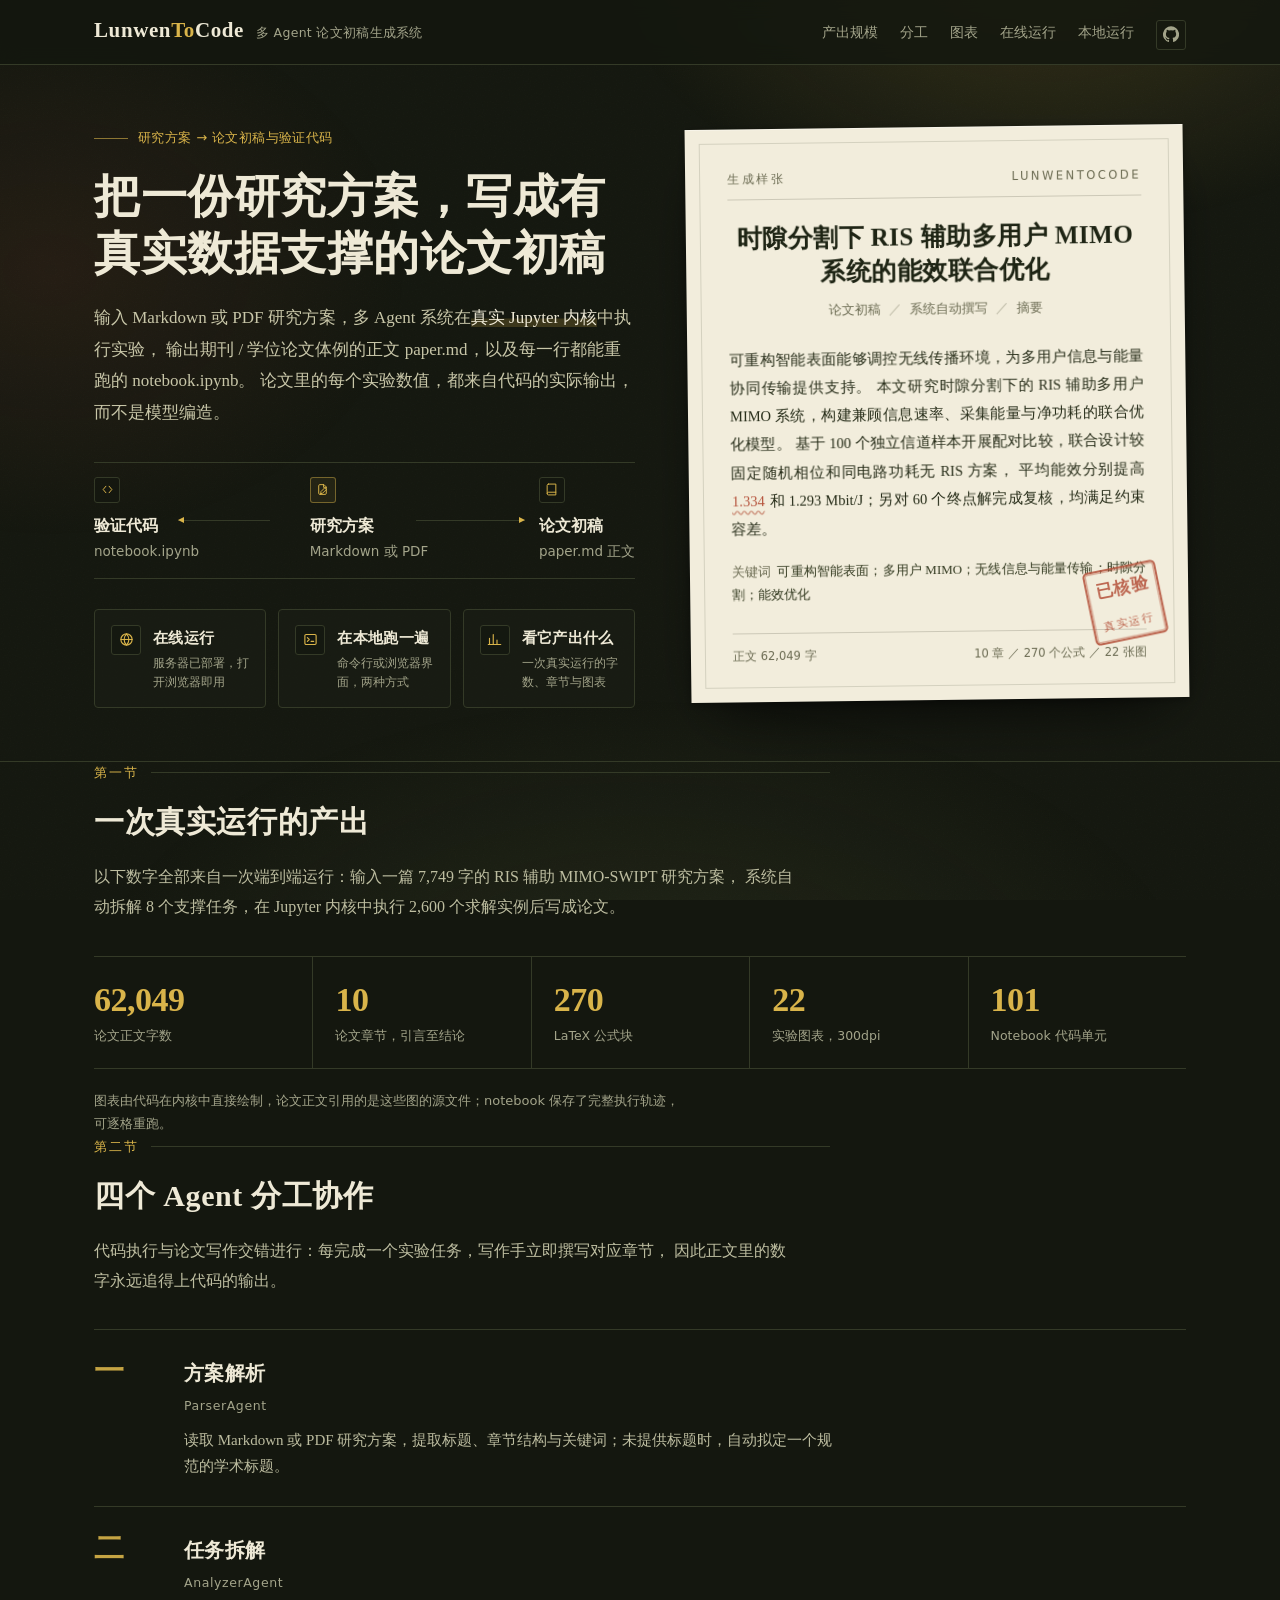
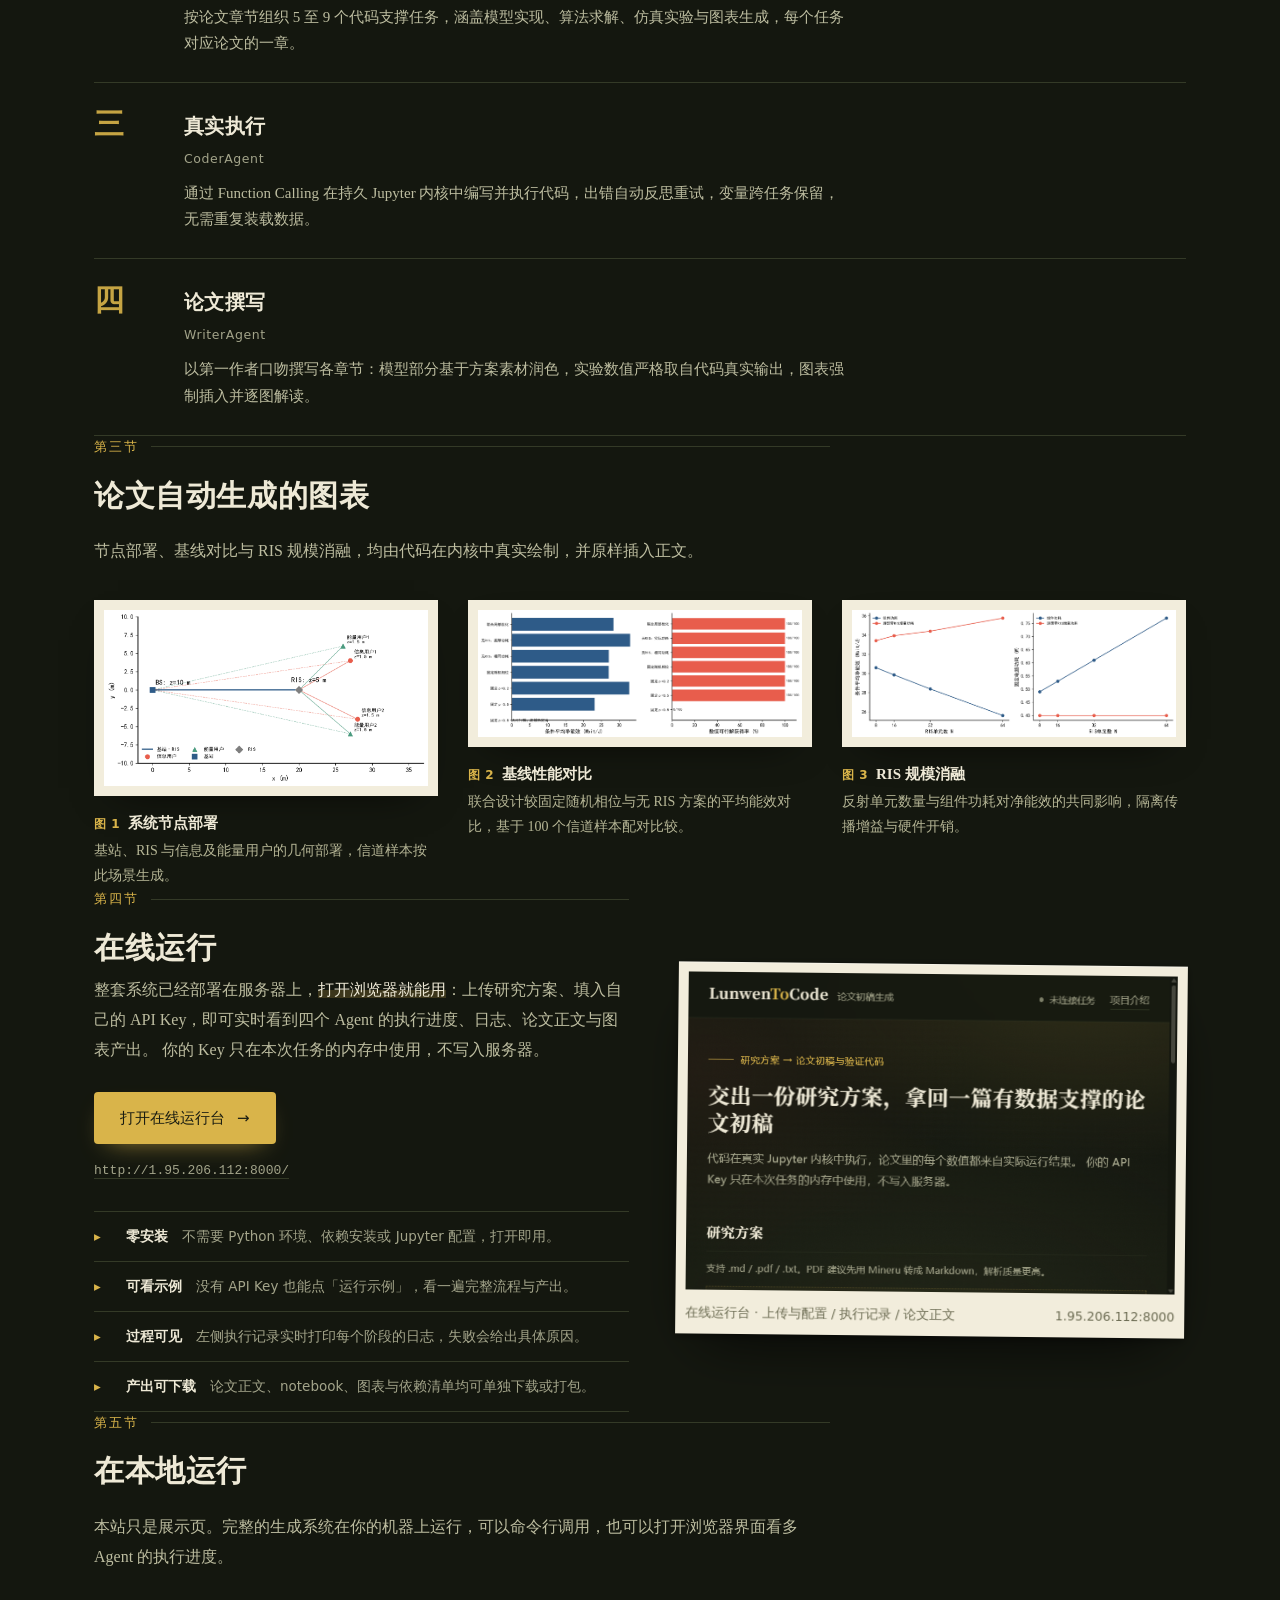
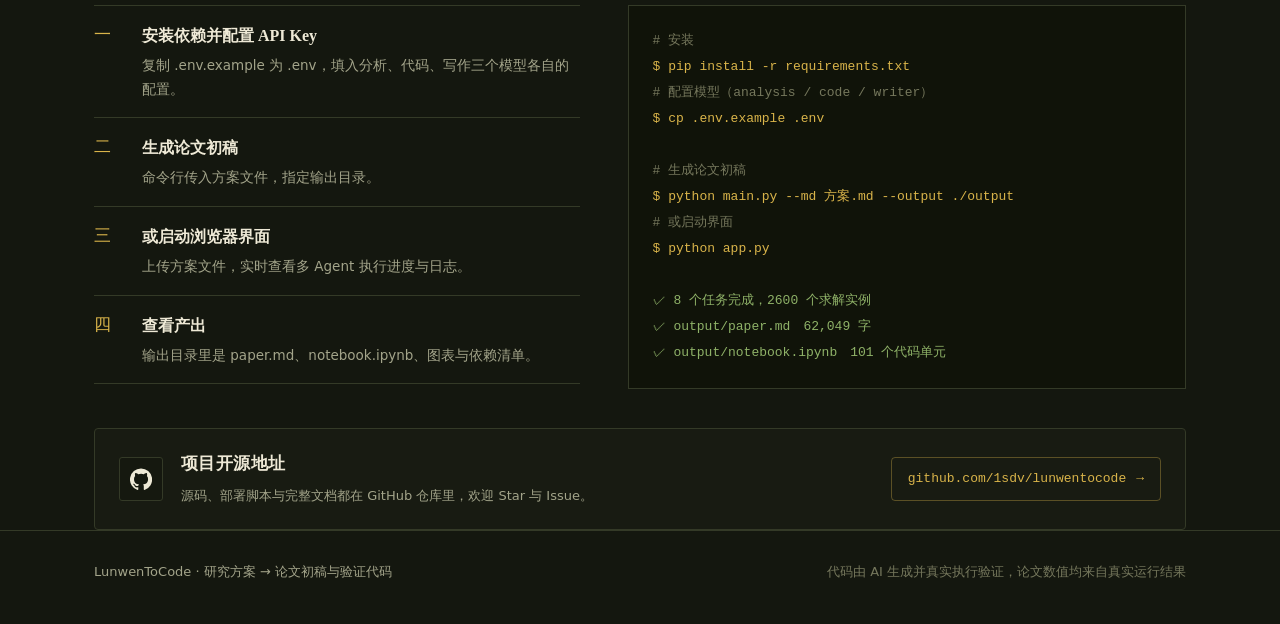
<file: site/index.html>
<!DOCTYPE html>
<html lang="zh-CN">
<head>
<meta charset="UTF-8">
<meta name="viewport" content="width=device-width, initial-scale=1.0">
<title>LunwenToCode — 研究方案 → 论文初稿 + 验证代码</title>
<meta name="description" content="LunwenToCode 是基于多 Agent 的论文初稿生成系统：输入研究方案，输出真实执行验证的论文正文与 Jupyter Notebook。">
<style>
:root {
  /* 橄榄墨 · 苔褐 · 纸米 · 芥末金 · 砖红 */
  --site-bg: #14170f;
  --site-fg: #eee9d6;
  --site-accent: #d9b44a;
  --site-accent2: #b5533c;
  --site-on-accent: #1a1d12;
  --site-surface: #1c2016;
  --site-muted: #a3a48a;
  --site-border: #343a27;
  --site-font: "Songti SC", "Source Han Serif SC", "Noto Serif SC", SimSun, Georgia, serif;
  --site-radius: 4px;
  --site-space: 1;
  --site-type: 1;
  --site-motion: 1;

  --bg: var(--site-bg);
  --fg: var(--site-fg);
  --accent: var(--site-accent);
  --on-accent: var(--site-on-accent);
  --surface: var(--site-surface);
  --muted: var(--site-muted);
  --border: var(--site-border);
  --radius: var(--site-radius);
  --space: calc(24px * var(--site-space, 1));
  --title-size: calc(46px * var(--site-type, 1));
  --motion: calc(200ms * var(--site-motion, 1));

  --paper: #f2eddc;
  --paper-ink: #1e2414;
  --paper-soft: #6b6b52;
  --rule: #343a27;
  --amber: #d9b44a;
  --brick: #b5533c;

  --serif: "Songti SC", "Source Han Serif SC", "Noto Serif SC", SimSun, Georgia, "Times New Roman", serif;
  --sans: "PingFang SC", "Microsoft YaHei", "Hiragino Sans GB", system-ui, sans-serif;
  --mono: Consolas, "Cascadia Code", "Courier New", monospace;
}
* { margin: 0; padding: 0; box-sizing: border-box; }
html { scroll-behavior: smooth; }
body {
  background: var(--bg);
  color: var(--fg);
  font-family: var(--serif);
  line-height: 1.75;
  overflow-x: hidden;
  -webkit-font-smoothing: antialiased;
}

/* 顶灯光 */
body::before {
  content: "";
  position: fixed; inset: 0; z-index: -2; pointer-events: none;
  background:
    radial-gradient(720px 460px at 82% -6%, rgba(217, 180, 74, .17), transparent 62%),
    radial-gradient(560px 420px at 4% 30%, rgba(181, 83, 60, .10), transparent 64%),
    radial-gradient(900px 500px at 50% 112%, rgba(96, 106, 62, .18), transparent 62%);
}
/* 纸纤维颗粒 */
body::after {
  content: "";
  position: fixed; inset: 0; z-index: -1; pointer-events: none; opacity: .5;
  background-image: url("data:image/svg+xml,%3Csvg xmlns='http://www.w3.org/2000/svg' width='180' height='180'%3E%3Cfilter id='n'%3E%3CfeTurbulence type='fractalNoise' baseFrequency='.85' numOctaves='3'/%3E%3C/filter%3E%3Crect width='180' height='180' filter='url(%23n)' opacity='.045'/%3E%3C/svg%3E");
}

.wrap { max-width: 1140px; margin: 0 auto; padding: 0 var(--space); }
section { padding: calc(var(--space) * 2) 0; }

a { color: inherit; }

/* ---------- 刊头 ---------- */
.masthead {
  border-bottom: 1px solid var(--rule);
  background: rgba(20, 23, 15, .84);
  backdrop-filter: blur(10px);
  -webkit-backdrop-filter: blur(10px);
  position: sticky; top: 0; z-index: 40;
}
.masthead .wrap {
  display: flex; align-items: baseline; justify-content: space-between;
  gap: 20px; min-height: 64px; padding-top: 12px; padding-bottom: 12px;
}
.wordmark { display: flex; align-items: baseline; gap: 12px; }
.wordmark .name {
  font-size: 21px; font-weight: 700; letter-spacing: .6px;
}
.wordmark .name em { font-style: normal; color: var(--amber); }
.wordmark .tag {
  font-family: var(--sans); font-size: 12.5px; color: var(--muted); letter-spacing: .3px;
}
.mastnav { display: flex; gap: 22px; font-family: var(--sans); font-size: 14px; }
.mastnav a {
  color: var(--muted); text-decoration: none; padding-bottom: 2px;
  border-bottom: 1px solid transparent;
  transition: color var(--motion) ease, border-color var(--motion) ease;
}
.mastnav a:hover { color: var(--fg); border-bottom-color: var(--amber); }
.mastnav-gh {
  display: grid; place-items: center;
  width: 30px; height: 30px; flex: none;
  align-self: center; padding-bottom: 0;
  color: var(--muted); border: 1px solid var(--rule); border-radius: 3px;
  transition: color var(--motion) ease, border-color var(--motion) ease,
              background var(--motion) ease, transform var(--motion) ease;
}
/* .mastnav a 的透明下划线会盖住图标边框，这里显式覆盖 */
.mastnav a.mastnav-gh { border-bottom: 1px solid var(--rule); }
.mastnav a.mastnav-gh:hover { border-bottom-color: var(--amber); }
.mastnav-gh svg { width: 16px; height: 16px; display: block; }
.mastnav a.mastnav-gh:hover {
  color: var(--amber);
  border-color: var(--amber);
  background: rgba(217, 180, 74, .1);
  transform: translateY(-1px);
}

/* ---------- Hero ---------- */
.hero {
  padding: calc(var(--space) * 2.6) 0 calc(var(--space) * 2.2);
  border-bottom: 1px solid var(--rule);
}
.hero-grid {
  display: grid; grid-template-columns: minmax(0, 1fr) minmax(0, .92fr);
  gap: calc(var(--space) * 2.2); align-items: start;
}
.hero-eyebrow {
  font-family: var(--sans); font-size: 13px; color: var(--amber);
  letter-spacing: .4px; margin-bottom: 18px;
  display: flex; align-items: center; gap: 10px;
}
.hero-eyebrow .rule { flex: none; width: 34px; height: 1px; background: var(--amber); opacity: .6; }
h1 {
  font-size: var(--title-size); line-height: 1.24; font-weight: 700;
  letter-spacing: .5px; max-width: 15em;
}
.hero-lead {
  margin-top: 20px; font-size: 17px; color: #c8c6a8;
  max-width: 40em; line-height: 1.85;
}
.hero-lead b { color: var(--fg); font-weight: 400; box-shadow: inset 0 -.5em 0 rgba(217, 180, 74, .20); }

/* 输入 → 产出 */
.transit {
  margin-top: 34px; border-top: 1px solid var(--rule); border-bottom: 1px solid var(--rule);
  display: grid; grid-template-columns: auto 1fr auto 1fr auto; align-items: stretch;
  gap: 0 14px; font-family: var(--sans); font-size: 13.5px;
}
.transit .slot { padding: 14px 0; display: flex; flex-direction: column; justify-content: center; }
.transit .slot b { display: block; font-family: var(--serif); font-size: 16px; font-weight: 700; }
.transit .slot span { color: var(--muted); }
.transit .slot .ico {
  width: 26px; height: 26px; display: grid; place-items: center;
  color: var(--amber); border: 1px solid var(--rule); border-radius: 3px;
  background: rgba(20, 23, 15, .7); margin-bottom: 9px;
}
.transit .slot .ico svg { width: 13px; height: 13px; display: block; }
.transit .slot-mid .ico {
  border-color: rgba(217, 180, 74, .45);
  background: rgba(217, 180, 74, .08);
}

/* 连接线：两侧光带从中枢向外流动 */
.transit .link {
  height: 1px; background: var(--rule);
  position: relative; align-self: center;
}
.transit .link .flow {
  position: absolute; top: -1.5px; left: 0;
  width: 34px; height: 4px; border-radius: 2px;
  background: linear-gradient(90deg, transparent 0%, var(--amber) 70%, var(--amber) 100%);
  box-shadow: 0 0 10px rgba(217, 180, 74, .55);
  opacity: 0;
}
.transit .link::after {
  content: ""; position: absolute; top: -2.5px;
  border-top: 3px solid transparent; border-bottom: 3px solid transparent;
}
.transit .link-in { background: transparent; }
.transit .link-in::before {
  content: ""; position: absolute; top: 0; left: -26px; right: 0;
  height: 1px; background: var(--rule);
}
.transit .link-in .flow { animation: flow-right 1.8s cubic-bezier(.45, 0, .55, 1) infinite; }
.transit .link-in::after { right: 0; border-left: 6px solid var(--amber); animation: transit-pulse 1.8s ease-in-out infinite; }
.transit .link-out .flow {
  animation: flow-left 1.8s cubic-bezier(.45, 0, .55, 1) infinite;
  background: linear-gradient(270deg, transparent 0%, var(--amber) 70%, var(--amber) 100%);
}
.transit .link-out::after { left: -35px; border-right: 6px solid var(--amber); animation: transit-pulse 1.8s ease-in-out infinite; }
/* 左侧底线：去掉元素自带的底线，改由 ::before 单条绘制
   左端 -35px 接箭头，右端留出 16px 与「研究方案」保持间距 */
.transit .link-out { background: transparent; }
.transit .link-out::before {
  content: ""; position: absolute; top: 0; left: -35px; right: 26px;
  height: 1px; background: var(--rule);
}

@keyframes flow-right {
  0%   { left: -34px; opacity: 0; }
  14%  { opacity: 1; }
  86%  { opacity: 1; }
  100% { left: calc(100% - 34px); opacity: 0; }
}
@keyframes flow-left {
  0%   { left: calc(100% - 44px); opacity: 0; }
  14%  { opacity: 1; }
  86%  { opacity: 1; }
  100% { left: -34px; opacity: 0; }
}
@keyframes transit-pulse {
  0%, 100% { opacity: .4; }
  50% { opacity: 1; }
}

.hero-links {
  margin-top: 30px;
  display: grid; grid-template-columns: repeat(3, minmax(0, 1fr));
  gap: 12px;
}
.hero-links a {
  position: relative;
  display: grid; grid-template-columns: 30px minmax(0, 1fr); gap: 12px;
  align-items: start;
  padding: 15px 16px;
  text-decoration: none;
  border: 1px solid var(--rule);
  border-radius: var(--radius);
  background: rgba(28, 32, 22, .55);
  transition: border-color var(--motion) ease, background var(--motion) ease,
              transform var(--motion) ease, box-shadow var(--motion) ease;
}
.hero-links a:hover {
  border-color: var(--amber);
  background: rgba(217, 180, 74, .09);
  transform: translateY(-2px);
  box-shadow: 0 12px 26px -18px rgba(217, 180, 74, .85);
}
.hero-links a.quiet:hover {
  border-color: var(--border);
  background: rgba(217, 180, 74, .06);
  box-shadow: 0 12px 26px -18px rgba(0, 0, 0, .9);
}
.hero-links .ico {
  width: 30px; height: 30px; flex: none;
  display: grid; place-items: center;
  color: var(--amber);
  border: 1px solid var(--rule);
  border-radius: 3px;
  background: rgba(20, 23, 15, .7);
  transition: border-color var(--motion) ease;
}
.hero-links a:hover .ico { border-color: rgba(217, 180, 74, .45); }
.hero-links .ico svg { width: 15px; height: 15px; display: block; }
.hero-links .txt { min-width: 0; }
.hero-links .txt b {
  display: block; font-family: var(--serif); font-size: 15px; font-weight: 700;
  letter-spacing: .3px; color: var(--fg);
}
.hero-links .txt span {
  display: block; margin-top: 3px;
  font-family: var(--sans); font-size: 12px; color: var(--muted); line-height: 1.6;
}

/* ---------- 稿纸（Hero 的记忆点） ---------- */
.sheet {
  position: relative;
  background: var(--paper);
  color: var(--paper-ink);
  padding: 40px 42px 36px;
  transform: rotate(-.7deg);
  box-shadow:
    0 1px 0 rgba(255, 255, 255, .35) inset,
    0 26px 60px -26px rgba(0, 0, 0, .85),
    0 2px 8px rgba(0, 0, 0, .35);
  animation: reveal 900ms cubic-bezier(.2, .7, .3, 1) both;
}
@keyframes reveal {
  from { opacity: 0; transform: rotate(-.7deg) translateY(26px); }
  to { opacity: 1; transform: rotate(-.7deg) translateY(0); }
}
.sheet::before {
  content: ""; position: absolute; inset: 14px; border: 1px solid rgba(30, 36, 20, .14); pointer-events: none;
}
.sheet .running-head {
  font-family: var(--sans); font-size: 11.5px; letter-spacing: 2.5px;
  color: var(--paper-soft); text-transform: uppercase;
  display: flex; justify-content: space-between;
  padding-bottom: 10px; border-bottom: 1px solid rgba(30, 36, 20, .18);
}
.sheet-title {
  margin-top: 22px; font-size: 25px; line-height: 1.35; font-weight: 700;
  text-align: center; letter-spacing: .5px;
}
.sheet-byline {
  margin-top: 10px; text-align: center; font-family: var(--sans);
  font-size: 12.5px; color: var(--paper-soft);
}
.sheet-byline .sep { margin: 0 8px; opacity: .5; }
.sheet-abstract {
  margin-top: 24px; text-align: justify; font-size: 14.5px; line-height: 1.95;
  color: #262c18;
}
.sheet-abstract .mark {
  color: var(--brick); text-decoration: underline wavy rgba(181, 83, 60, .55);
  text-underline-offset: 4px; padding: 0 1px;
}
.sheet-keywords {
  margin-top: 18px; font-size: 13px; color: #333a20;
  text-align: justify;
}
.sheet-keywords b {
  font-family: var(--sans); font-weight: 500; font-size: 12.5px;
  color: var(--paper-soft); margin-right: 6px;
}
.sheet-foot {
  margin-top: 26px; padding-top: 12px; border-top: 1px solid rgba(30, 36, 20, .18);
  display: flex; justify-content: space-between; align-items: center;
  font-family: var(--sans); font-size: 11.5px; color: var(--paper-soft);
}
.seal {
  position: absolute; right: 26px; bottom: 58px;
  width: 74px; height: 74px; border: 2.5px solid var(--brick);
  border-radius: 5px; color: var(--brick);
  display: grid; place-items: center; text-align: center;
  font-size: 17px; font-weight: 700; line-height: 1.25; letter-spacing: 1px;
  transform: rotate(-11deg); opacity: .88;
  box-shadow: inset 0 0 0 1.5px rgba(181, 83, 60, .45);
}
.seal small { display: block; font-size: 11px; font-weight: 400; letter-spacing: 2px; }

/* ---------- 章节标题 ---------- */
.section-head { margin-bottom: 34px; max-width: 46em; }
.section-index {
  font-family: var(--sans); font-size: 12.5px; color: var(--amber);
  letter-spacing: 2px; margin-bottom: 12px;
  display: flex; align-items: center; gap: 12px;
}
.section-index .rule { flex: 1; height: 1px; background: var(--rule); }
h2 { font-size: calc(30px * var(--site-type, 1)); font-weight: 700; letter-spacing: .6px; }
.deck { margin-top: 14px; color: #bdbda0; font-size: 16px; line-height: 1.85; max-width: 44em; }

/* ---------- 规模：排版式数据表 ---------- */
.figures-table {
  display: grid; grid-template-columns: repeat(auto-fit, minmax(150px, 1fr));
  border-top: 1px solid var(--rule); border-bottom: 1px solid var(--rule);
}
.figures-table > div { padding: 24px 22px 22px; border-left: 1px solid var(--rule); }
.figures-table > div:first-child { border-left: none; padding-left: 0; }
.figures-table dt {
  font-size: 34px; font-weight: 700; letter-spacing: -.5px; line-height: 1.1;
  color: var(--amber);
}
.figures-table dd {
  margin-top: 8px; font-family: var(--sans); font-size: 12.5px; color: var(--muted);
  line-height: 1.6;
}
.figures-note {
  margin-top: 20px; font-family: var(--sans); font-size: 13px; color: var(--muted);
  max-width: 46em; line-height: 1.8;
}

/* ---------- 四个 Agent：编辑式列表 ---------- */
.agents { list-style: none; display: grid; gap: 0; }
.agents li {
  display: grid; grid-template-columns: 68px minmax(0, 1fr);
  gap: 22px; padding: 26px 0;
  border-top: 1px solid var(--rule);
  transition: background var(--motion) ease;
}
.agents li:last-child { border-bottom: 1px solid var(--rule); }
.agents li:hover { background: rgba(217, 180, 74, .05); }
.agents .no {
  font-size: 30px; font-weight: 700; color: var(--amber);
  line-height: 1; opacity: .9;
}
.agents h3 { font-size: 20px; font-weight: 700; letter-spacing: .4px; }
.agents .agent-name {
  font-family: var(--sans); font-size: 12.5px; color: var(--muted);
  margin: 4px 0 10px; letter-spacing: .6px;
}
.agents p.body { color: #bdbda0; font-size: 15px; max-width: 44em; }

/* ---------- 图表 ---------- */
.plates { display: grid; grid-template-columns: repeat(auto-fit, minmax(320px, 1fr)); gap: 34px 30px; }
.plate { margin: 0; }
.plate .frame {
  background: var(--paper); padding: 10px;
  box-shadow: 0 16px 40px -24px rgba(0, 0, 0, .8);
  transition: transform var(--motion) ease, box-shadow var(--motion) ease;
}
.plate:hover .frame { transform: translateY(-3px); box-shadow: 0 22px 48px -22px rgba(0, 0, 0, .9); }
.plate img { width: 100%; display: block; }
.plate figcaption {
  margin-top: 14px; font-size: 14px; color: #b5b595; line-height: 1.75;
  max-width: 32em;
}
.plate figcaption b {
  display: block; font-weight: 700; color: var(--fg); font-size: 15px; margin-bottom: 3px;
}
.plate figcaption b i {
  font-style: normal; font-family: var(--sans); font-size: 12px;
  color: var(--amber); margin-right: 8px; letter-spacing: .5px;
}

/* ---------- 在线运行 ---------- */
.online {
  display: grid; grid-template-columns: minmax(0, 1.05fr) minmax(0, 1fr);
  gap: calc(var(--space) * 2); align-items: center;
}
.online-copy .section-index { margin-bottom: 12px; }
.online-lead {
  color: #bdbda0; font-size: 16px; line-height: 1.9; max-width: 34em;
}
.online-lead b { color: var(--fg); font-weight: 400; box-shadow: inset 0 -.5em 0 rgba(217, 180, 74, .20); }
.online-cta {
  margin-top: 26px; display: inline-flex; align-items: center; gap: 12px;
  font-family: var(--sans); font-size: 15px; font-weight: 500;
  color: var(--on-accent); background: var(--amber);
  padding: 13px 26px; text-decoration: none;
  border-radius: var(--radius);
  transition: transform var(--motion) ease, box-shadow var(--motion) ease, background var(--motion) ease;
  box-shadow: 0 10px 26px -14px rgba(217, 180, 74, .8);
}
.online-cta:hover {
  background: #e6c563; transform: translateY(-2px);
  box-shadow: 0 16px 34px -14px rgba(217, 180, 74, .9);
}
.online-cta .arrow { transition: transform var(--motion) ease; }
.online-cta:hover .arrow { transform: translateX(4px); }
.online-url {
  margin-top: 16px; font-family: var(--mono); font-size: 13px;
  color: var(--muted); word-break: break-all;
}
.online-url a { color: var(--muted); text-decoration: none; border-bottom: 1px solid var(--rule); }
.online-url a:hover { color: var(--amber); border-bottom-color: var(--amber); }
.online-notes {
  margin-top: 28px; list-style: none; border-top: 1px solid var(--rule);
}
.online-notes li {
  display: grid; grid-template-columns: 20px 1fr; gap: 12px;
  padding: 13px 0; border-bottom: 1px solid var(--rule);
  font-family: var(--sans); font-size: 13.5px; color: var(--muted); line-height: 1.7;
}
.online-notes li::before { content: "▸"; color: var(--amber); }
.online-notes b { color: var(--fg); font-weight: 600; }
.online-shot {
  position: relative; margin: 0;
  background: var(--paper); padding: 10px;
  transform: rotate(.6deg);
  box-shadow:
    0 1px 0 rgba(255, 255, 255, .35) inset,
    0 26px 60px -26px rgba(0, 0, 0, .85),
    0 2px 8px rgba(0, 0, 0, .35);
  transition: transform var(--motion) ease, box-shadow var(--motion) ease;
}
.online-shot:hover { transform: rotate(0deg) translateY(-3px); box-shadow: 0 32px 68px -26px rgba(0, 0, 0, .9); }
.online-shot img { width: 100%; display: block; }
.online-shot figcaption {
  margin-top: 12px; font-family: var(--sans); font-size: 12.5px;
  color: var(--paper-soft); display: flex; justify-content: space-between; gap: 12px;
}

/* ---------- 项目地址 ---------- */
.repo {
  margin-top: calc(var(--space) * 1.6);
  display: grid; grid-template-columns: 44px minmax(0, 1fr) auto;
  gap: 18px; align-items: center;
  padding: 20px 24px;
  border: 1px solid var(--rule); border-radius: var(--radius);
  background: rgba(28, 32, 22, .5);
  transition: border-color var(--motion) ease, background var(--motion) ease;
}
.repo:hover { border-color: rgba(217, 180, 74, .4); background: rgba(217, 180, 74, .06); }
.repo-mark {
  width: 44px; height: 44px; display: grid; place-items: center;
  color: var(--fg); background: rgba(20, 23, 15, .7);
  border: 1px solid var(--rule); border-radius: 3px;
  transition: color var(--motion) ease, border-color var(--motion) ease;
}
.repo:hover .repo-mark { color: var(--amber); border-color: rgba(217, 180, 74, .45); }
.repo-mark svg { width: 22px; height: 22px; display: block; }
.repo-text b {
  display: block; font-family: var(--serif); font-size: 17px; font-weight: 700;
  letter-spacing: .4px; margin-bottom: 3px;
}
.repo-text span { font-family: var(--sans); font-size: 13px; color: var(--muted); line-height: 1.7; }
.repo-link {
  display: inline-flex; align-items: center; gap: 10px;
  font-family: var(--mono); font-size: 13px; color: var(--amber);
  text-decoration: none; white-space: nowrap;
  padding: 10px 16px; border: 1px solid rgba(217, 180, 74, .35); border-radius: var(--radius);
  transition: background var(--motion) ease, border-color var(--motion) ease;
}
.repo-link:hover { background: rgba(217, 180, 74, .12); border-color: var(--amber); }
.repo-link .arrow { transition: transform var(--motion) ease; }
.repo-link:hover .arrow { transform: translateX(4px); }

/* ---------- 本地运行 ---------- */
.runs { display: grid; grid-template-columns: minmax(0, 1fr) minmax(0, 1.15fr); gap: calc(var(--space) * 2); align-items: start; }
.runs ol { list-style: none; counter-reset: r; }
.runs ol li {
  counter-increment: r; display: grid; grid-template-columns: 34px 1fr;
  gap: 14px; padding: 16px 0; border-top: 1px solid var(--rule);
}
.runs ol li:last-child { border-bottom: 1px solid var(--rule); }
.runs ol li::before {
  content: counter(r, cjk-ideographic);
  font-size: 17px; color: var(--amber); line-height: 1.5;
}
.runs h3 { font-size: 16px; font-weight: 700; }
.runs ol p { font-family: var(--sans); font-size: 13.5px; color: var(--muted); margin-top: 4px; line-height: 1.75; }
.terminal {
  background: #101309; border: 1px solid var(--rule); padding: 22px 24px;
  font-family: var(--mono); font-size: 13px; line-height: 2;
  overflow-x: auto; color: #d5d4b8;
}
.terminal .cmd { color: var(--amber); }
.terminal .cmt { color: #75775c; }
.terminal .ok { color: #8fb268; }

/* ---------- 页脚 ---------- */
footer {
  border-top: 1px solid var(--rule); padding: 30px 0 40px;
  font-family: var(--sans); font-size: 13px; color: var(--muted);
}
footer .wrap { display: flex; justify-content: space-between; gap: 16px; flex-wrap: wrap; }
footer .seal-note { color: #75775c; }

/* ---------- 响应式 ---------- */
@media (max-width: 960px) {
  .hero-grid { grid-template-columns: 1fr; }
  .sheet { transform: rotate(-.4deg); }
  .online { grid-template-columns: 1fr; }
  .online-shot { transform: rotate(0deg); }
  .runs { grid-template-columns: 1fr; }
  .hero-links { grid-template-columns: 1fr; }
  .repo { grid-template-columns: 44px minmax(0, 1fr); }
  .repo-link { grid-column: 1 / -1; justify-content: center; }
}
@media (max-width: 640px) {
  h1 { font-size: calc(31px * var(--site-type, 1)); }
  .hero-lead { font-size: 15.5px; }
  .mastnav { display: flex; gap: 14px; }
  .mastnav a:not(.mastnav-gh) { display: none; }
  .mastnav-gh { width: 28px; height: 28px; }
  .mastnav-gh svg { width: 15px; height: 15px; }
  .sheet { padding: 30px 24px; }
  .sheet-title { font-size: 21px; }
  .seal { width: 60px; height: 60px; font-size: 14px; right: 16px; bottom: 44px; }
  .transit { grid-template-columns: 1fr; }
  .transit .link { display: none; }
  .figures-table > div { border-left: none; padding-left: 0; border-top: 1px solid var(--rule); }
  .figures-table > div:first-child { border-top: none; }
  .agents li { grid-template-columns: 44px 1fr; gap: 14px; }
}
@media (prefers-reduced-motion: reduce) {
  html { scroll-behavior: auto; }
  *, *::before, *::after { transition: none !important; animation: none !important; }
  .transit .link .flow { display: none; }
}
:focus-visible { outline: 2px solid var(--amber); outline-offset: 3px; }
</style>
</head>
<body>

<header class="masthead">
  <div class="wrap">
    <div class="wordmark">
      <span class="name">Lunwen<em>To</em>Code</span>
      <span class="tag">多 Agent 论文初稿生成系统</span>
    </div>
    <nav class="mastnav">
      <a href="#scale">产出规模</a>
      <a href="#agents">分工</a>
      <a href="#plates">图表</a>
      <a href="#online">在线运行</a>
      <a href="#run">本地运行</a>
      <a class="mastnav-gh" href="https://github.com/1sdv/lunwentocode" target="_blank" rel="noopener noreferrer" aria-label="GitHub 仓库：1sdv/lunwentocode" title="GitHub · 1sdv/lunwentocode">
        <svg viewBox="0 0 24 24" fill="currentColor" aria-hidden="true">
          <path d="M12 .5a12 12 0 0 0-3.79 23.4c.6.11.82-.26.82-.58v-2.2c-3.34.73-4.04-1.42-4.04-1.42-.55-1.4-1.34-1.77-1.34-1.77-1.1-.75.08-.74.08-.74 1.21.09 1.85 1.25 1.85 1.25 1.08 1.85 2.83 1.31 3.52 1 .11-.78.42-1.31.76-1.61-2.67-.3-5.47-1.33-5.47-5.93 0-1.31.47-2.38 1.24-3.22-.13-.3-.54-1.53.12-3.18 0 0 1.01-.32 3.3 1.23a11.5 11.5 0 0 1 6 0c2.29-1.55 3.3-1.23 3.3-1.23.66 1.65.25 2.88.12 3.18.77.84 1.24 1.91 1.24 3.22 0 4.61-2.8 5.62-5.48 5.92.43.37.81 1.1.81 2.22v3.29c0 .32.22.7.83.58A12 12 0 0 0 12 .5z"></path>
        </svg>
      </a>
    </nav>
  </div>
</header>

<section class="hero">
  <div class="wrap hero-grid">
    <div class="hero-copy">
      <p class="hero-eyebrow"><span class="rule"></span>研究方案 → 论文初稿与验证代码</p>
      <h1>把一份研究方案，写成有真实数据支撑的论文初稿</h1>
      <p class="hero-lead">
        输入 Markdown 或 PDF 研究方案，多 Agent 系统在<b>真实 Jupyter 内核</b>中执行实验，
        输出期刊 / 学位论文体例的正文 paper.md，以及每一行都能重跑的 notebook.ipynb。
        论文里的每个实验数值，都来自代码的实际输出，而不是模型编造。
      </p>

      <div class="transit">
        <div class="slot">
          <span class="ico" aria-hidden="true">
            <svg viewBox="0 0 24 24" fill="none" stroke="currentColor" stroke-width="1.8" stroke-linecap="round" stroke-linejoin="round">
              <path d="M9 18l-5-6 5-6M15 6l5 6-5 6"></path>
            </svg>
          </span>
          <b>验证代码</b>
          <span>notebook.ipynb</span>
        </div>
        <div class="link link-out" aria-hidden="true">
          <span class="flow"></span>
        </div>
        <div class="slot slot-mid">
          <span class="ico" aria-hidden="true">
            <svg viewBox="0 0 24 24" fill="none" stroke="currentColor" stroke-width="1.8" stroke-linecap="round" stroke-linejoin="round">
              <path d="M14 3H7a2 2 0 0 0-2 2v14a2 2 0 0 0 2 2h10a2 2 0 0 0 2-2V8z"></path>
              <path d="M14 3v5h5"></path>
              <path d="M9 20v-4l7-7 3 3-7 7-4 1z"></path>
            </svg>
          </span>
          <b>研究方案</b>
          <span>Markdown 或 PDF</span>
        </div>
        <div class="link link-in" aria-hidden="true">
          <span class="flow"></span>
        </div>
        <div class="slot">
          <span class="ico" aria-hidden="true">
            <svg viewBox="0 0 24 24" fill="none" stroke="currentColor" stroke-width="1.8" stroke-linecap="round" stroke-linejoin="round">
              <path d="M4 19.5A2.5 2.5 0 0 1 6.5 17H20"></path>
              <path d="M6.5 2H20v20H6.5A2.5 2.5 0 0 1 4 19.5v-15A2.5 2.5 0 0 1 6.5 2z"></path>
            </svg>
          </span>
          <b>论文初稿</b>
          <span>paper.md 正文</span>
        </div>
      </div>

      <div class="hero-links">
        <a href="#online">
          <span class="ico" aria-hidden="true">
            <svg viewBox="0 0 24 24" fill="none" stroke="currentColor" stroke-width="1.8" stroke-linecap="round" stroke-linejoin="round">
              <circle cx="12" cy="12" r="9"></circle>
              <path d="M3 12h18M12 3c2.5 2.6 3.8 5.7 3.8 9S14.5 18.4 12 21c-2.5-2.6-3.8-5.7-3.8-9S9.5 5.6 12 3z"></path>
            </svg>
          </span>
          <span class="txt">
            <b>在线运行</b>
            <span>服务器已部署，打开浏览器即用</span>
          </span>
        </a>
        <a href="#run">
          <span class="ico" aria-hidden="true">
            <svg viewBox="0 0 24 24" fill="none" stroke="currentColor" stroke-width="1.8" stroke-linecap="round" stroke-linejoin="round">
              <rect x="3" y="4" width="18" height="16" rx="2"></rect>
              <path d="M7 9l3 3-3 3M13 15h4"></path>
            </svg>
          </span>
          <span class="txt">
            <b>在本地跑一遍</b>
            <span>命令行或浏览器界面，两种方式</span>
          </span>
        </a>
        <a class="quiet" href="#scale">
          <span class="ico" aria-hidden="true">
            <svg viewBox="0 0 24 24" fill="none" stroke="currentColor" stroke-width="1.8" stroke-linecap="round" stroke-linejoin="round">
              <path d="M4 20V10M10 20V4M16 20v-7M22 20H2"></path>
            </svg>
          </span>
          <span class="txt">
            <b>看它产出什么</b>
            <span>一次真实运行的字数、章节与图表</span>
          </span>
        </a>
      </div>
    </div>

    <figure class="sheet">
      <p class="running-head"><span>生成样张</span><span>LunwenToCode</span></p>
      <h2 class="sheet-title">时隙分割下 RIS 辅助多用户 MIMO 系统的能效联合优化</h2>
      <p class="sheet-byline">论文初稿<span class="sep">／</span>系统自动撰写<span class="sep">／</span>摘要</p>
      <p class="sheet-abstract">
        可重构智能表面能够调控无线传播环境，为多用户信息与能量协同传输提供支持。
        本文研究时隙分割下的 RIS 辅助多用户 MIMO 系统，构建兼顾信息速率、采集能量与净功耗的联合优化模型。
        基于 100 个独立信道样本开展配对比较，联合设计较固定随机相位和同电路功耗无 RIS 方案，
        平均能效分别提高 <span class="mark">1.334</span> 和 1.293 Mbit/J；另对 60 个终点解完成复核，均满足约束容差。
      </p>
      <p class="sheet-keywords">
        <b>关键词</b>可重构智能表面；多用户 MIMO；无线信息与能量传输；时隙分割；能效优化
      </p>
      <div class="sheet-foot">
        <span>正文 62,049 字</span>
        <span>10 章 ／ 270 个公式 ／ 22 张图</span>
      </div>
      <span class="seal">已核验<small>真实运行</small></span>
    </figure>
  </div>
</section>

<section class="wrap" id="scale">
  <div class="section-head">
    <p class="section-index">第一节<span class="rule"></span></p>
    <h2>一次真实运行的产出</h2>
    <p class="deck">
      以下数字全部来自一次端到端运行：输入一篇 7,749 字的 RIS 辅助 MIMO-SWIPT 研究方案，
      系统自动拆解 8 个支撑任务，在 Jupyter 内核中执行 2,600 个求解实例后写成论文。
    </p>
  </div>
  <dl class="figures-table">
    <div><dt>62,049</dt><dd>论文正文字数</dd></div>
    <div><dt>10</dt><dd>论文章节，引言至结论</dd></div>
    <div><dt>270</dt><dd>LaTeX 公式块</dd></div>
    <div><dt>22</dt><dd>实验图表，300dpi</dd></div>
    <div><dt>101</dt><dd>Notebook 代码单元</dd></div>
  </dl>
  <p class="figures-note">
    图表由代码在内核中直接绘制，论文正文引用的是这些图的源文件；notebook 保存了完整执行轨迹，可逐格重跑。
  </p>
</section>

<section class="wrap" id="agents">
  <div class="section-head">
    <p class="section-index">第二节<span class="rule"></span></p>
    <h2>四个 Agent 分工协作</h2>
    <p class="deck">
      代码执行与论文写作交错进行：每完成一个实验任务，写作手立即撰写对应章节，
      因此正文里的数字永远追得上代码的输出。
    </p>
  </div>
  <ol class="agents">
    <li>
      <span class="no">一</span>
      <div>
      <h3>方案解析</h3>
        <p class="agent-name">ParserAgent</p>
        <p class="body">读取 Markdown 或 PDF 研究方案，提取标题、章节结构与关键词；未提供标题时，自动拟定一个规范的学术标题。</p>
    </div>
    </li>
    <li>
      <span class="no">二</span>
      <div>
      <h3>任务拆解</h3>
        <p class="agent-name">AnalyzerAgent</p>
        <p class="body">按论文章节组织 5 至 9 个代码支撑任务，涵盖模型实现、算法求解、仿真实验与图表生成，每个任务对应论文的一章。</p>
    </div>
    </li>
    <li>
      <span class="no">三</span>
      <div>
      <h3>真实执行</h3>
        <p class="agent-name">CoderAgent</p>
        <p class="body">通过 Function Calling 在持久 Jupyter 内核中编写并执行代码，出错自动反思重试，变量跨任务保留，无需重复装载数据。</p>
    </div>
    </li>
    <li>
      <span class="no">四</span>
      <div>
      <h3>论文撰写</h3>
        <p class="agent-name">WriterAgent</p>
        <p class="body">以第一作者口吻撰写各章节：模型部分基于方案素材润色，实验数值严格取自代码真实输出，图表强制插入并逐图解读。</p>
    </div>
    </li>
  </ol>
</section>

<section class="wrap" id="plates">
  <div class="section-head">
    <p class="section-index">第三节<span class="rule"></span></p>
    <h2>论文自动生成的图表</h2>
    <p class="deck">
      节点部署、基线对比与 RIS 规模消融，均由代码在内核中真实绘制，并原样插入正文。
    </p>
  </div>
  <div class="plates">
    <figure class="plate">
      <div class="frame"><img src="assets/figures/fig1_node_deployment.png" alt="基站、RIS 与用户的节点部署"></div>
      <figcaption><b><i>图 1</i>系统节点部署</b>基站、RIS 与信息及能量用户的几何部署，信道样本按此场景生成。</figcaption>
    </figure>
    <figure class="plate">
      <div class="frame"><img src="assets/figures/fig1_baseline_comparison.png" alt="联合设计和基线方法的能效对比"></div>
      <figcaption><b><i>图 2</i>基线性能对比</b>联合设计较固定随机相位与无 RIS 方案的平均能效对比，基于 100 个信道样本配对比较。</figcaption>
    </figure>
    <figure class="plate">
      <div class="frame"><img src="assets/figures/fig2_RIS_scale_power_ablation.png" alt="RIS 规模与功耗消融"></div>
      <figcaption><b><i>图 3</i>RIS 规模消融</b>反射单元数量与组件功耗对净能效的共同影响，隔离传播增益与硬件开销。</figcaption>
    </figure>
  </div>
</section>

<section class="wrap" id="online">
  <div class="online">
    <div class="online-copy">
      <p class="section-index">第四节<span class="rule"></span></p>
      <h2>在线运行</h2>
      <p class="online-lead">
        整套系统已经部署在服务器上，<b>打开浏览器就能用</b>：上传研究方案、填入自己的
        API Key，即可实时看到四个 Agent 的执行进度、日志、论文正文与图表产出。
        你的 Key 只在本次任务的内存中使用，不写入服务器。
      </p>

      <a class="online-cta" href="http://1.95.206.112:8000/" target="_blank" rel="noopener noreferrer">
        打开在线运行台
        <span class="arrow" aria-hidden="true">→</span>
      </a>
      <p class="online-url">
        <a href="http://1.95.206.112:8000/" target="_blank" rel="noopener noreferrer">http://1.95.206.112:8000/</a>
      </p>

      <ul class="online-notes">
        <li><span><b>零安装</b>　不需要 Python 环境、依赖安装或 Jupyter 配置，打开即用。</span></li>
        <li><span><b>可看示例</b>　没有 API Key 也能点「运行示例」，看一遍完整流程与产出。</span></li>
        <li><span><b>过程可见</b>　左侧执行记录实时打印每个阶段的日志，失败会给出具体原因。</span></li>
        <li><span><b>产出可下载</b>　论文正文、notebook、图表与依赖清单均可单独下载或打包。</span></li>
      </ul>
    </div>

    <figure class="online-shot">
      <img src="assets/screenshots/online_run.png" alt="在线运行界面：左侧为上传与模型配置，右侧为生成流程、产出文件与运行状态">
      <figcaption>
        <span>在线运行台 · 上传与配置 / 执行记录 / 论文正文</span>
        <span>1.95.206.112:8000</span>
      </figcaption>
    </figure>
  </div>
</section>

<section class="wrap" id="run">
  <div class="section-head">
    <p class="section-index">第五节<span class="rule"></span></p>
    <h2>在本地运行</h2>
    <p class="deck">
      本站只是展示页。完整的生成系统在你的机器上运行，可以命令行调用，也可以打开浏览器界面看多 Agent 的执行进度。
    </p>
  </div>
  <div class="runs">
    <ol>
      <li>
        <div>
          <h3>安装依赖并配置 API Key</h3>
          <p>复制 .env.example 为 .env，填入分析、代码、写作三个模型各自的配置。</p>
        </div>
      </li>
      <li>
      <div>
          <h3>生成论文初稿</h3>
          <p>命令行传入方案文件，指定输出目录。</p>
      </div>
      </li>
      <li>
        <div>
          <h3>或启动浏览器界面</h3>
          <p>上传方案文件，实时查看多 Agent 执行进度与日志。</p>
    </div>
      </li>
      <li>
      <div>
          <h3>查看产出</h3>
          <p>输出目录里是 paper.md、notebook.ipynb、图表与依赖清单。</p>
      </div>
      </li>
    </ol>

    <div class="terminal">
      <div><span class="cmt"># 安装</span></div>
      <div><span class="cmd">$ pip install -r requirements.txt</span></div>
      <div><span class="cmt"># 配置模型（analysis / code / writer）</span></div>
      <div><span class="cmd">$ cp .env.example .env</span></div>
      <div>&nbsp;</div>
      <div><span class="cmt"># 生成论文初稿</span></div>
      <div><span class="cmd">$ python main.py --md 方案.md --output ./output</span></div>
      <div><span class="cmt"># 或启动界面</span></div>
      <div><span class="cmd">$ python app.py</span></div>
      <div>&nbsp;</div>
      <div><span class="ok">✓ 8 个任务完成，2600 个求解实例</span></div>
      <div><span class="ok">✓ output/paper.md　62,049 字</span></div>
      <div><span class="ok">✓ output/notebook.ipynb　101 个代码单元</span></div>
    </div>
      </div>

  <div class="repo">
    <div class="repo-mark" aria-hidden="true">
      <svg viewBox="0 0 24 24" fill="currentColor">
        <path d="M12 .5a12 12 0 0 0-3.79 23.4c.6.11.82-.26.82-.58v-2.2c-3.34.73-4.04-1.42-4.04-1.42-.55-1.4-1.34-1.77-1.34-1.77-1.1-.75.08-.74.08-.74 1.21.09 1.85 1.25 1.85 1.25 1.08 1.85 2.83 1.31 3.52 1 .11-.78.42-1.31.76-1.61-2.67-.3-5.47-1.33-5.47-5.93 0-1.31.47-2.38 1.24-3.22-.13-.3-.54-1.53.12-3.18 0 0 1.01-.32 3.3 1.23a11.5 11.5 0 0 1 6 0c2.29-1.55 3.3-1.23 3.3-1.23.66 1.65.25 2.88.12 3.18.77.84 1.24 1.91 1.24 3.22 0 4.61-2.8 5.62-5.48 5.92.43.37.81 1.1.81 2.22v3.29c0 .32.22.7.83.58A12 12 0 0 0 12 .5z"></path>
      </svg>
    </div>
    <div class="repo-text">
      <b>项目开源地址</b>
      <span>源码、部署脚本与完整文档都在 GitHub 仓库里，欢迎 Star 与 Issue。</span>
    </div>
    <a class="repo-link" href="https://github.com/1sdv/lunwentocode" target="_blank" rel="noopener noreferrer">
      github.com/1sdv/lunwentocode
      <span class="arrow" aria-hidden="true">→</span>
    </a>
  </div>
</section>

<footer>
  <div class="wrap">
    <span>LunwenToCode · 研究方案 → 论文初稿与验证代码</span>
    <span class="seal-note">代码由 AI 生成并真实执行验证，论文数值均来自真实运行结果</span>
  </div>
</footer>

</body>
</html>
</file>
